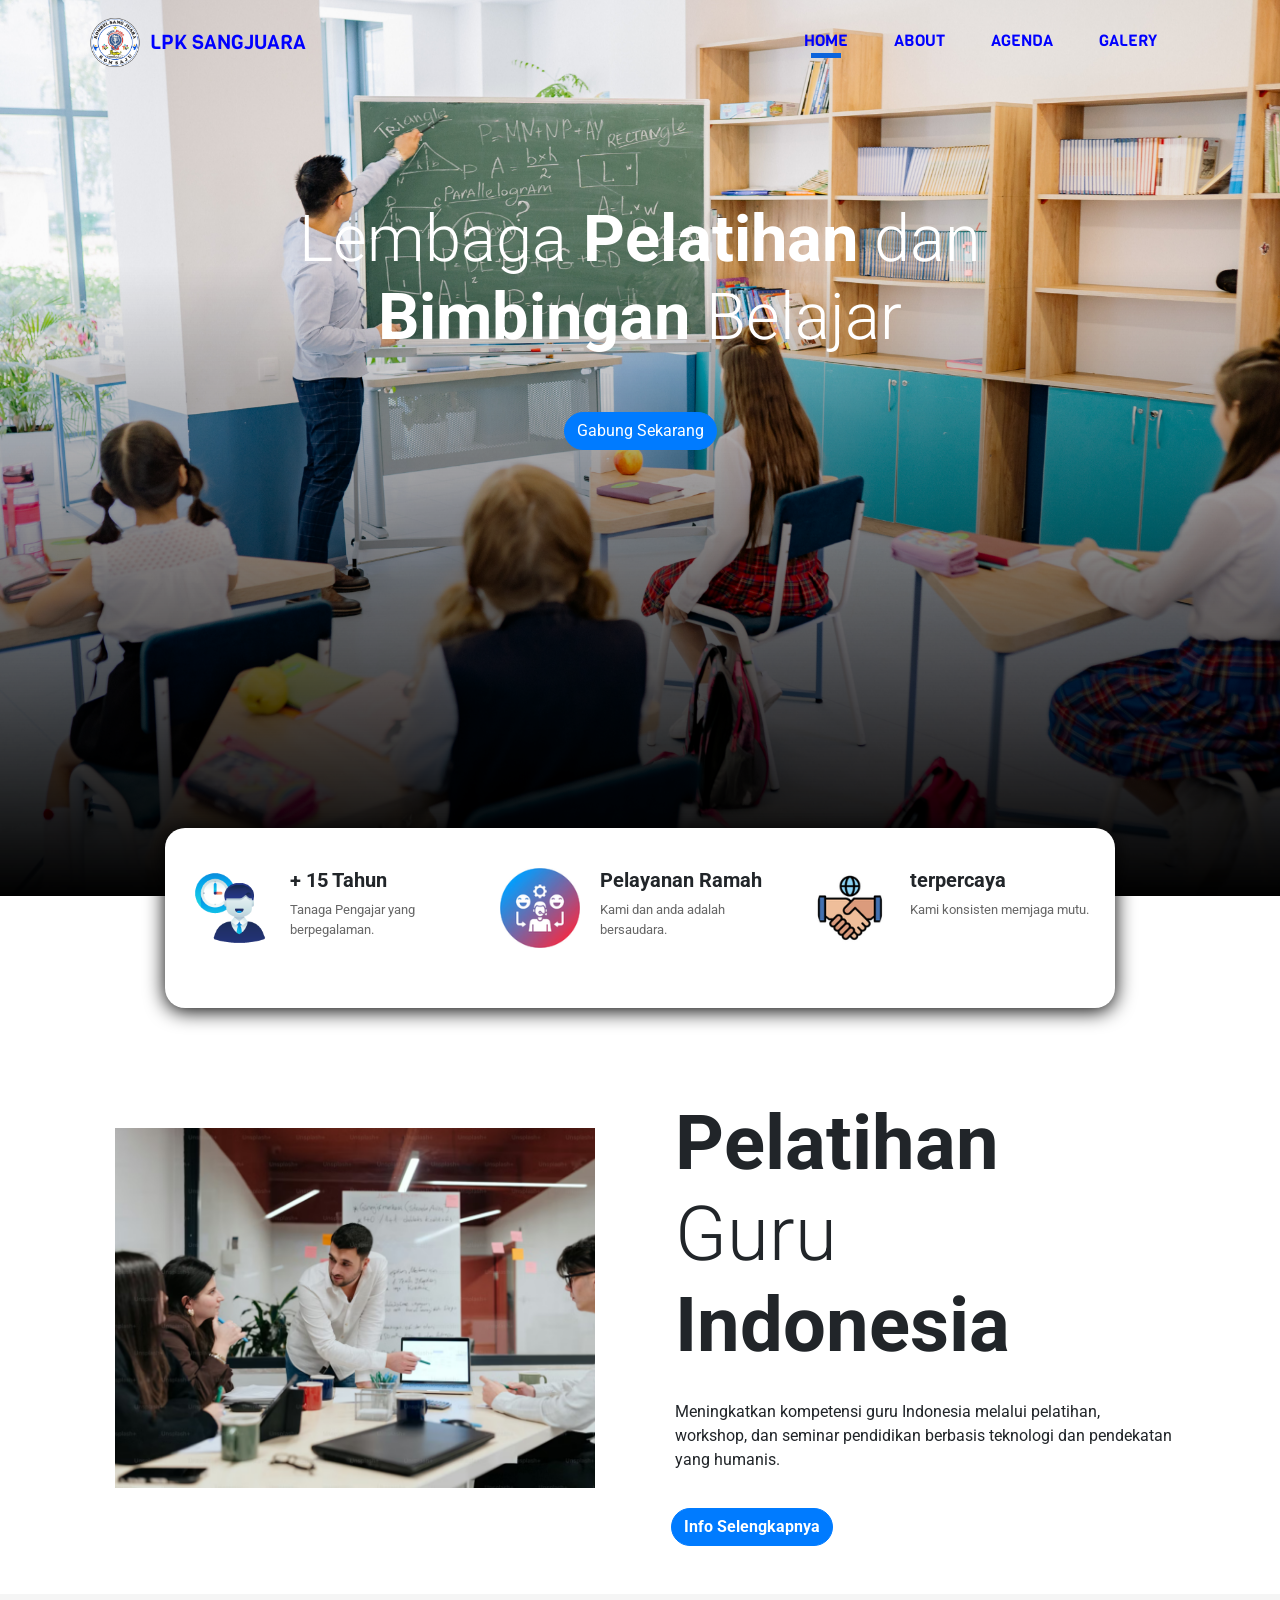
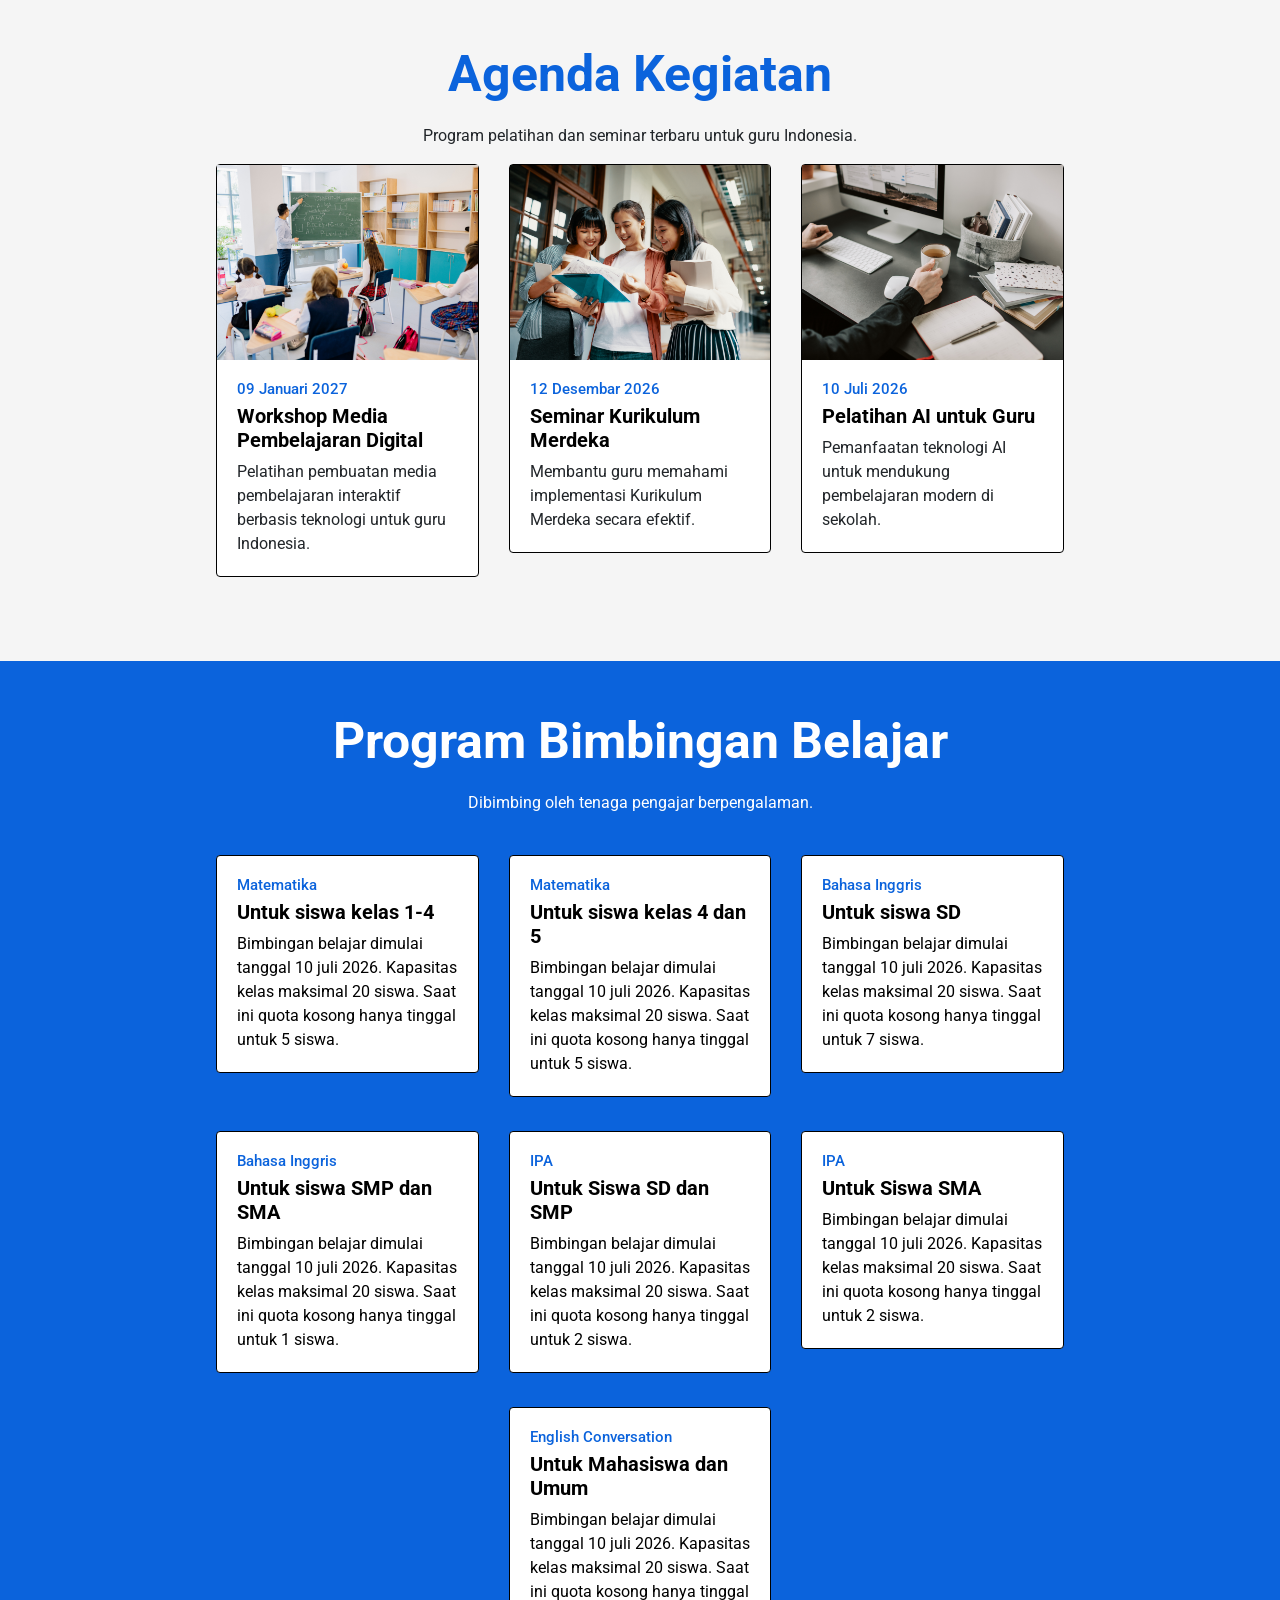
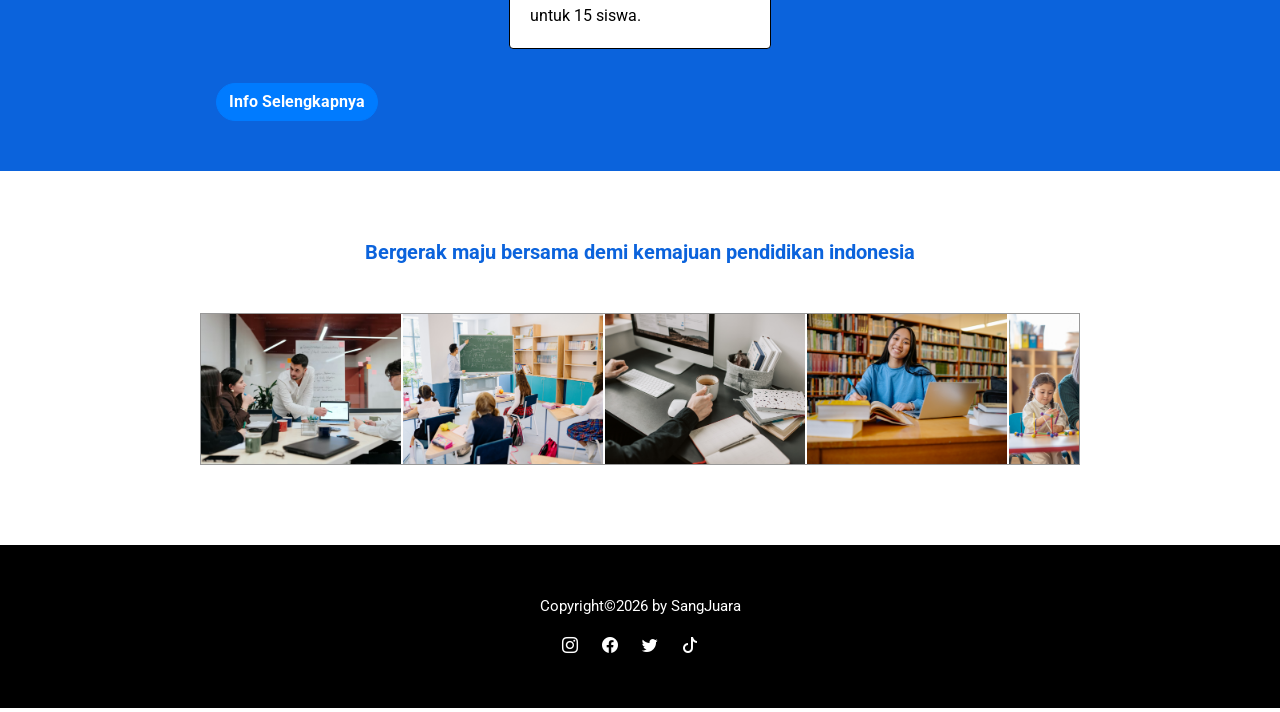
<file: index.html>
<!doctype html>
<html lang="en">
  <head>
    <!-- Required meta tags -->
    <meta charset="utf-8" />
    <meta name="viewport" content="width=device-width, initial-scale=1, shrink-to-fit=no" />

    <!-- Bootstrap CSS -->
    <link rel="stylesheet" href="https://cdn.jsdelivr.net/npm/bootstrap@4.1.3/dist/css/bootstrap.min.css" integrity="sha384-MCw98/SFnGE8fJT3GXwEOngsV7Zt27NXFoaoApmYm81iuXoPkFOJwJ8ERdknLPMO" crossorigin="anonymous" />

    <!-- bootstrap icon -->
    <link rel="stylesheet" href="https://cdn.jsdelivr.net/npm/bootstrap-icons@1.13.1/font/bootstrap-icons.min.css" />
    <link rel="stylesheet" href="style.css" />
    <title>SANG JUARA</title>
  </head>
  <body>
    <!-- navabr -->
    <nav class="navbar sticky-top navbar-expand-lg navbar-light">
      <div class="container">
        <a class="navbar-brand" href="#"
          ><span><img src="img/logo.png" alt="" width="30px" /> </span>LPK SANGJUARA</a
        >
        <button class="navbar-toggler" type="button" data-toggle="collapse" data-target="#navbarNavAltMarkup" aria-controls="navbarNavAltMarkup" aria-expanded="false" aria-label="Toggle navigation">
          <span class="navbar-toggler-icon"></span>
        </button>
        <div class="collapse navbar-collapse" id="navbarNavAltMarkup">
          <div class="navbar-nav ml-auto">
            <a class="nav-item nav-link active" href="index.html">Home</a>
            <a class="nav-item nav-link" href="about.html">About</a>
            <a class="nav-item nav-link" href="agenda.html">Agenda</a>
            <a class="nav-item nav-link" href="galery.html">Galery</a>
          </div>
        </div>
      </div>
    </nav>
    <!-- akhir navbar-->

    <!-- jumbotron -->
    <div class="jumbotron jumbotron-fluid">
      <div class="container text-center">
        <h1 class="display-4">
          Lembaga<span> Pelatihan</span> dan <span> <br />Bimbingan</span> Belajar
        </h1>

        <a href="https://wa.link/5aayj2" class="btn btn-primary tombol mt-3">Gabung Sekarang</a>
      </div>
      <div id="carouselExampleSlidesOnly" class="carousel slide" data-ride="carousel">
        <div class="carousel-inner">
          <div class="carousel-item active">
            <img class="d-block w-100 img-fluid" src="img/11.png" alt="First slide" responsive />
          </div>
          <div class="carousel-item">
            <img class="d-block w-100 img-fluid" src="img/14.png" alt="Second slide" responsive />
          </div>
          <div class="carousel-item">
            <img class="d-block w-100 img-fluid" src="img/15.png" alt="Third slide" responsive />
          </div>
        </div>
      </div>
    </div>
    <!-- akhir jumbotron -->

    <!-- info-panel -->
    <div class="container">
      <div class="row justify-content-center">
        <div class="col-10">
          <div class="row info-panel">
            <div class="col-lg">
              <img src="img/employee.png" alt="" class="float-left" />
              <h2>+ 15 Tahun</h2>
              <p>Tanaga Pengajar yang berpegalaman.</p>
            </div>
            <div class="col-lg">
              <img src="img/fiendly.png" alt="" class="float-left" />
              <h2>Pelayanan Ramah</h2>
              <p>Kami dan anda adalah bersaudara.</p>
            </div>
            <div class="col-lg">
              <img src="img/salam.png" alt="" class="float-left" />
              <h2>terpercaya</h2>
              <p>Kami konsisten memjaga mutu.</p>
            </div>
          </div>
        </div>
      </div>

      <!-- ahir info panel -->

      <!-- working space -->

      <div class="row working-space">
        <div class="col-lg">
          <img src="img/1.png" alt="" class="img-fluid" />
        </div>
        <div class="col-lg">
          <h3><span>Pelatihan</span> Guru <span>Indonesia</span></h3>
          <p>Meningkatkan kompetensi guru Indonesia melalui pelatihan, workshop, dan seminar pendidikan berbasis teknologi dan pendekatan yang humanis.</p>
          <a href="https://wa.link/5aayj2" class="btn btn-primary tombol ml-3">Info Selengkapnya</a>
        </div>
      </div>
    </div>
    <!-- ahir working space -->

    <!-- awal agenda -->
    <div class="container-fluid agenda mt-5">
      <div class="row justify-content-center text-center px-3">
        <div class="col header">
          <h2>Agenda Kegiatan</h2>
          <p>Program pelatihan dan seminar terbaru untuk guru Indonesia.</p>
        </div>
      </div>
      <div class="row justify-content-center px-3">
        <div class="col-lg-4 col-sm-12 mb-4">
          <div class="card">
            <img src="img/kurmer.png" alt="" />
            <div class="card-body">
              <h5 class="card-title">09 Januari 2027</h5>
              <h6 class="card-subtitle mb-2 text-muted">Workshop Media Pembelajaran Digital</h6>
              <p class="card-text">Pelatihan pembuatan media pembelajaran interaktif berbasis teknologi untuk guru Indonesia.</p>
            </div>
          </div>
        </div>
        <div class="col-lg-4 col-sm-10 mb-4">
          <div class="card">
            <img src="img/about.png" alt="" />
            <div class="card-body">
              <h5 class="card-title">12 Desembar 2026</h5>
              <h6 class="card-subtitle mb-2 text-muted">Seminar Kurikulum Merdeka</h6>
              <p class="card-text">Membantu guru memahami implementasi Kurikulum Merdeka secara efektif.</p>
            </div>
          </div>
        </div>
        <div class="col-lg-4 col-sm-12 mb-4">
          <div class="card">
            <img src="img/ai.png" alt="" />
            <div class="card-body">
              <h5 class="card-title">10 Juli 2026</h5>
              <h6 class="card-subtitle mb-2 text-muted">Pelatihan AI untuk Guru</h6>
              <p class="card-text">Pemanfaatan teknologi AI untuk mendukung pembelajaran modern di sekolah.</p>
            </div>
          </div>
        </div>
      </div>
    </div>

    <!-- ahir agenda -->

    <!-- awal bimbel -->
    <div class="container-fluid bimbel">
      <div class="row justify-content-center text-center mb-4 px-3">
        <div class="col header">
          <h2>Program Bimbingan Belajar</h2>
          <p>Dibimbing oleh tenaga pengajar berpengalaman.</p>
        </div>
      </div>
      <div class="row justify-content-center px-3">
        <div class="col-lg-4 col-sm-12 mb-4">
          <div class="card">
            <div class="card-body">
              <h5 class="card-title">Matematika</h5>
              <h6 class="card-subtitle mb-2 text-muted">Untuk siswa kelas 1-4</h6>
              <p class="card-text">Bimbingan belajar dimulai tanggal 10 juli 2026. Kapasitas kelas maksimal 20 siswa. Saat ini quota kosong hanya tinggal untuk 5 siswa.</p>
            </div>
          </div>
        </div>
        <div class="col-lg-4 col-sm-12 mb-4">
          <div class="card">
            <div class="card-body">
              <h5 class="card-title">Matematika</h5>
              <h6 class="card-subtitle mb-2 text-muted">Untuk siswa kelas 4 dan 5</h6>
              <p class="card-text">Bimbingan belajar dimulai tanggal 10 juli 2026. Kapasitas kelas maksimal 20 siswa. Saat ini quota kosong hanya tinggal untuk 5 siswa.</p>
            </div>
          </div>
        </div>
        <div class="col-lg-4 col-sm-10 mb-4">
          <div class="card">
            <div class="card-body">
              <h5 class="card-title">Bahasa Inggris</h5>
              <h6 class="card-subtitle mb-2 text-muted">Untuk siswa SD</h6>
              <p class="card-text">Bimbingan belajar dimulai tanggal 10 juli 2026. Kapasitas kelas maksimal 20 siswa. Saat ini quota kosong hanya tinggal untuk 7 siswa.</p>
            </div>
          </div>
        </div>
        <div class="col-lg-4 col-sm-10 mb-4">
          <div class="card">
            <div class="card-body">
              <h5 class="card-title">Bahasa Inggris</h5>
              <h6 class="card-subtitle mb-2 text-muted">Untuk siswa SMP dan SMA</h6>
              <p class="card-text">Bimbingan belajar dimulai tanggal 10 juli 2026. Kapasitas kelas maksimal 20 siswa. Saat ini quota kosong hanya tinggal untuk 1 siswa.</p>
            </div>
          </div>
        </div>
        <div class="col-lg-4 col-sm-12 mb-4">
          <div class="card">
            <div class="card-body">
              <h5 class="card-title">IPA</h5>
              <h6 class="card-subtitle mb-2 text-muted">Untuk Siswa SD dan SMP</h6>
              <p class="card-text">Bimbingan belajar dimulai tanggal 10 juli 2026. Kapasitas kelas maksimal 20 siswa. Saat ini quota kosong hanya tinggal untuk 2 siswa.</p>
            </div>
          </div>
        </div>
        <div class="col-lg-4 col-sm-12 mb-4">
          <div class="card">
            <div class="card-body">
              <h5 class="card-title">IPA</h5>
              <h6 class="card-subtitle mb-2 text-muted">Untuk Siswa SMA</h6>
              <p class="card-text">Bimbingan belajar dimulai tanggal 10 juli 2026. Kapasitas kelas maksimal 20 siswa. Saat ini quota kosong hanya tinggal untuk 2 siswa.</p>
            </div>
          </div>
        </div>
        <div class="col-lg-4 col-sm-12 mb-4">
          <div class="card">
            <div class="card-body">
              <h5 class="card-title">English Conversation</h5>
              <h6 class="card-subtitle mb-2 text-muted">Untuk Mahasiswa dan Umum</h6>
              <p class="card-text">Bimbingan belajar dimulai tanggal 10 juli 2026. Kapasitas kelas maksimal 20 siswa. Saat ini quota kosong hanya tinggal untuk 15 siswa.</p>
            </div>
          </div>
        </div>
      </div>
      <a href="https://wa.link/5aayj2" class="btn btn-primary tombol ml-3">Info Selengkapnya</a>
    </div>
    <!-- ahir bimbel -->

    <!-- awal running iamge -->
    <div class="container-fluid runningImage">
      <div class="row justify-content-center text-center mt-3 px-4">
        <div class="col header">
          <p>Bergerak maju bersama demi kemajuan pendidikan indonesia</p>
        </div>
      </div>
      <div class="row justify-content-center text-center">
        <div class="col">
          <div class="running-image">
            <div class="track-right">
              <img src="img/10.png" alt="" />
              <img src="img/11.png" alt="" />
              <img src="img/12.png" alt="" />
              <img src="img/13.png" alt="" />
              <img src="img/14.png" alt="" />
              <img src="img/15.png" alt="" />
            </div>
          </div>
        </div>
      </div>
    </div>
    <!-- ahir running image -->

    <div class="container-fluid footer">
      <div class="row justify-content-center text-center">
        <div class="col">
          <p>Copyright©️2026 by SangJuara</p>
        </div>
      </div>
      <div class="row justify-content-center text-center medsos">
        <div class="col">
          <a href=""><i class="bi bi-instagram"></i></a>
          <a href=""><i class="bi bi-facebook"></i></a>
          <a href=""><i class="bi bi-twitter"></i></a>
          <a href=""><i class="bi bi-tiktok"></i></a>
        </div>
      </div>
    </div>

    <script src="https://code.jquery.com/jquery-3.3.1.slim.min.js" integrity="sha384-q8i/X+965DzO0rT7abK41JStQIAqVgRVzpbzo5smXKp4YfRvH+8abtTE1Pi6jizo" crossorigin="anonymous"></script>
    <script src="https://cdn.jsdelivr.net/npm/popper.js@1.14.3/dist/umd/popper.min.js" integrity="sha384-ZMP7rVo3mIykV+2+9J3UJ46jBk0WLaUAdn689aCwoqbBJiSnjAK/l8WvCWPIPm49" crossorigin="anonymous"></script>
    <script src="https://cdn.jsdelivr.net/npm/bootstrap@4.1.3/dist/js/bootstrap.min.js" integrity="sha384-ChfqqxuZUCnJSK3+MXmPNIyE6ZbWh2IMqE241rYiqJxyMiZ6OW/JmZQ5stwEULTy" crossorigin="anonymous"></script>

    <script src="script.js"></script>
  </body>
</html>
</file>
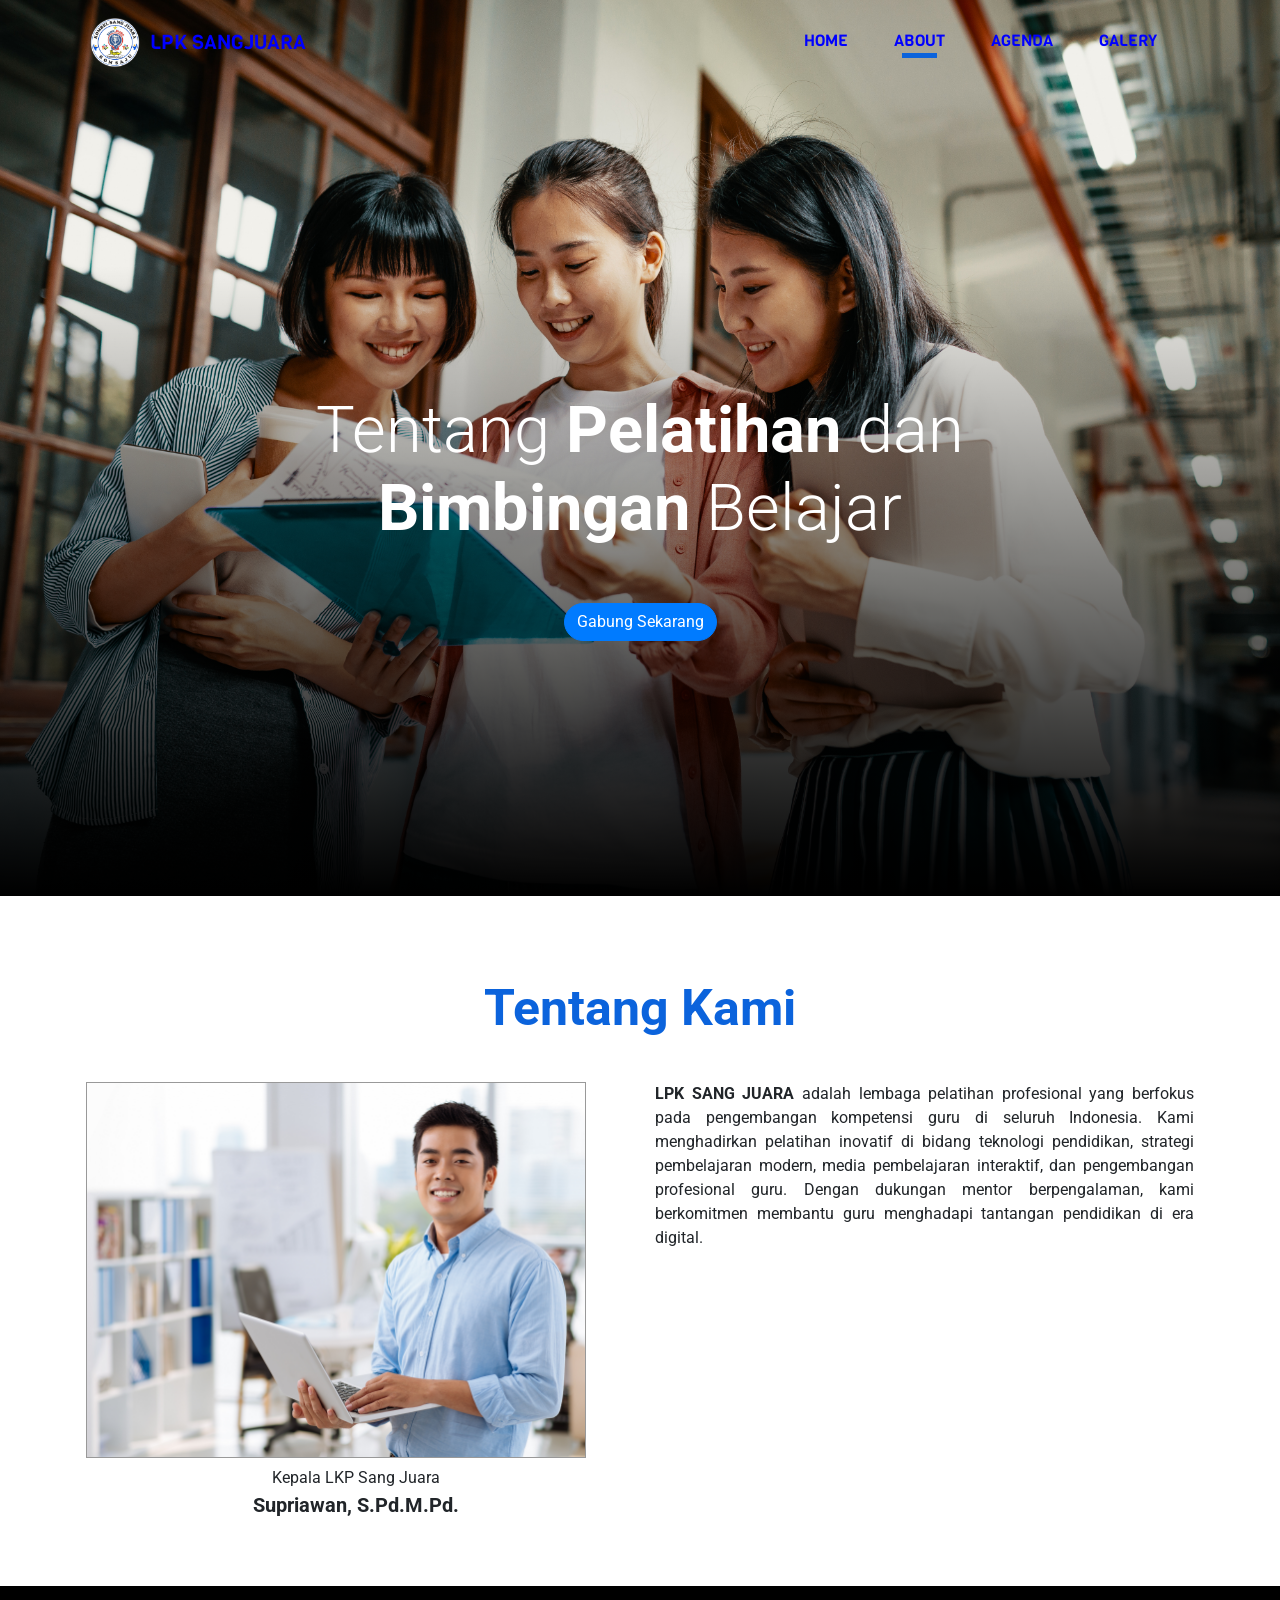
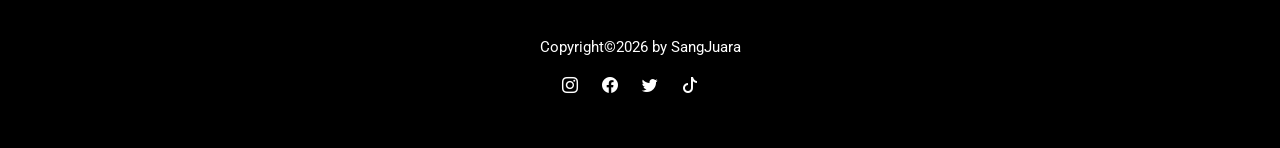
<file: about.html>
<!doctype html>
<html lang="en">
  <head>
    <!-- Required meta tags -->
    <meta charset="utf-8" />
    <meta name="viewport" content="width=device-width, initial-scale=1, shrink-to-fit=no" />

    <!-- Bootstrap CSS -->
    <link rel="stylesheet" href="https://cdn.jsdelivr.net/npm/bootstrap@4.1.3/dist/css/bootstrap.min.css" integrity="sha384-MCw98/SFnGE8fJT3GXwEOngsV7Zt27NXFoaoApmYm81iuXoPkFOJwJ8ERdknLPMO" crossorigin="anonymous" />
    <link rel="stylesheet" href="style.css" />

    <link rel="stylesheet" href="https://cdn.jsdelivr.net/npm/bootstrap-icons@1.13.1/font/bootstrap-icons.min.css" />
    <title>SANG JUARA</title>
  </head>
  <body>
    <!-- navabr -->
    <nav class="navbar sticky-top navbar-expand-lg navbar-light">
      <div class="container">
        <a class="navbar-brand" href="#"
          ><span><img src="img/logo.png" alt="" width="30px" /> </span> LPK SANGJUARA</a
        >
        <button class="navbar-toggler" type="button" data-toggle="collapse" data-target="#navbarNavAltMarkup" aria-controls="navbarNavAltMarkup" aria-expanded="false" aria-label="Toggle navigation">
          <span class="navbar-toggler-icon"></span>
        </button>
        <div class="collapse navbar-collapse" id="navbarNavAltMarkup">
          <div class="navbar-nav ml-auto">
            <a class="nav-item nav-link" href="index.html">Home</a>
            <a class="nav-item nav-link" href="about.html">About</a>
            <a class="nav-item nav-link" href="agenda.html">Agenda</a>
            <a class="nav-item nav-link" href="galery.html">Galery</a>
          </div>
        </div>
      </div>
    </nav>
    <!-- akhir navbar -->

    <!-- jumbotron -->
    <div class="jumbotron jumbotron-fluid jumbotron-about">
      <div class="container text-center">
        <h1 class="display-4">
          Tentang<span> Pelatihan</span> dan <span> <br />Bimbingan</span> Belajar
        </h1>

        <a href="" class="btn btn-primary tombol mt-3">Gabung Sekarang</a>
      </div>
    </div>
    <!-- akhir jumbotron -->

    <div class="container about">
      <div class="row text-center justify-content-center">
        <div class="col-lg-10 col-sm-10 header text-center mb-4">
          <h2>Tentang Kami</h2>
        </div>
      </div>
      <div class="row px-3 content justify-content-center">
        <div class="col">
          <img src="img/manager.png" alt="" />
          <p class="mt-2 text-center">Kepala LKP Sang Juara <br /><span style="font-weight: bold; font-size: 20px">Supriawan, S.Pd.M.Pd.</span></p>
        </div>
        <div class="col">
          <p style="text-align: justify">
            <span style="font-weight: bold; text-align: center">LPK SANG JUARA</span> adalah lembaga pelatihan profesional yang berfokus pada pengembangan kompetensi guru di seluruh Indonesia. Kami menghadirkan pelatihan inovatif di bidang
            teknologi pendidikan, strategi pembelajaran modern, media pembelajaran interaktif, dan pengembangan profesional guru. Dengan dukungan mentor berpengalaman, kami berkomitmen membantu guru menghadapi tantangan pendidikan di era
            digital.
          </p>
        </div>
      </div>
    </div>

    <div class="container-fluid footer">
      <div class="row justify-content-center text-center">
        <div class="col">
          <p>Copyright©️2026 by SangJuara</p>
        </div>
      </div>
      <div class="row justify-content-center text-center medsos">
        <div class="col">
          <a href=""><i class="bi bi-instagram"></i></a>
          <a href=""><i class="bi bi-facebook"></i></a>
          <a href=""><i class="bi bi-twitter"></i></a>
          <a href=""><i class="bi bi-tiktok"></i></a>
        </div>
      </div>
    </div>

    <script src="https://code.jquery.com/jquery-3.3.1.slim.min.js" integrity="sha384-q8i/X+965DzO0rT7abK41JStQIAqVgRVzpbzo5smXKp4YfRvH+8abtTE1Pi6jizo" crossorigin="anonymous"></script>
    <script src="https://cdn.jsdelivr.net/npm/popper.js@1.14.3/dist/umd/popper.min.js" integrity="sha384-ZMP7rVo3mIykV+2+9J3UJ46jBk0WLaUAdn689aCwoqbBJiSnjAK/l8WvCWPIPm49" crossorigin="anonymous"></script>
    <script src="https://cdn.jsdelivr.net/npm/bootstrap@4.1.3/dist/js/bootstrap.min.js" integrity="sha384-ChfqqxuZUCnJSK3+MXmPNIyE6ZbWh2IMqE241rYiqJxyMiZ6OW/JmZQ5stwEULTy" crossorigin="anonymous"></script>

    <script src="script.js"></script>
  </body>
</html>
</file>
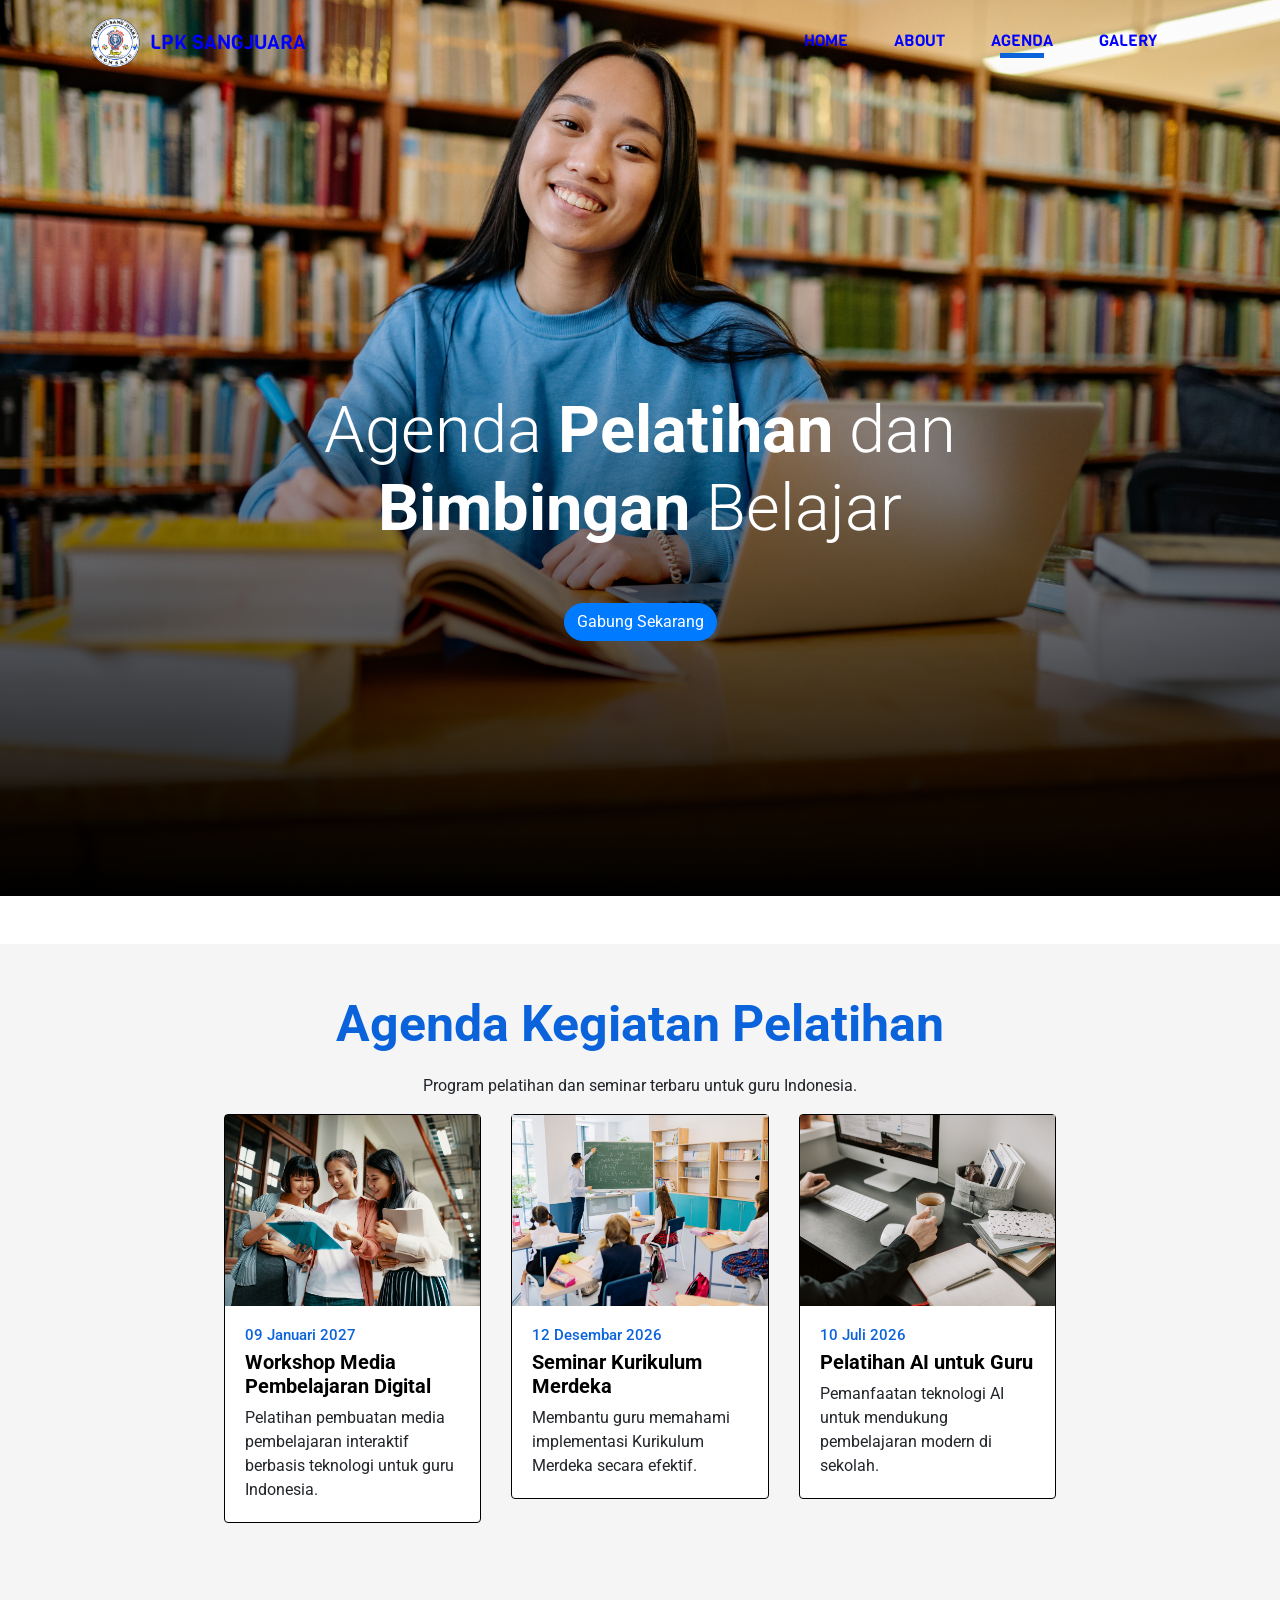
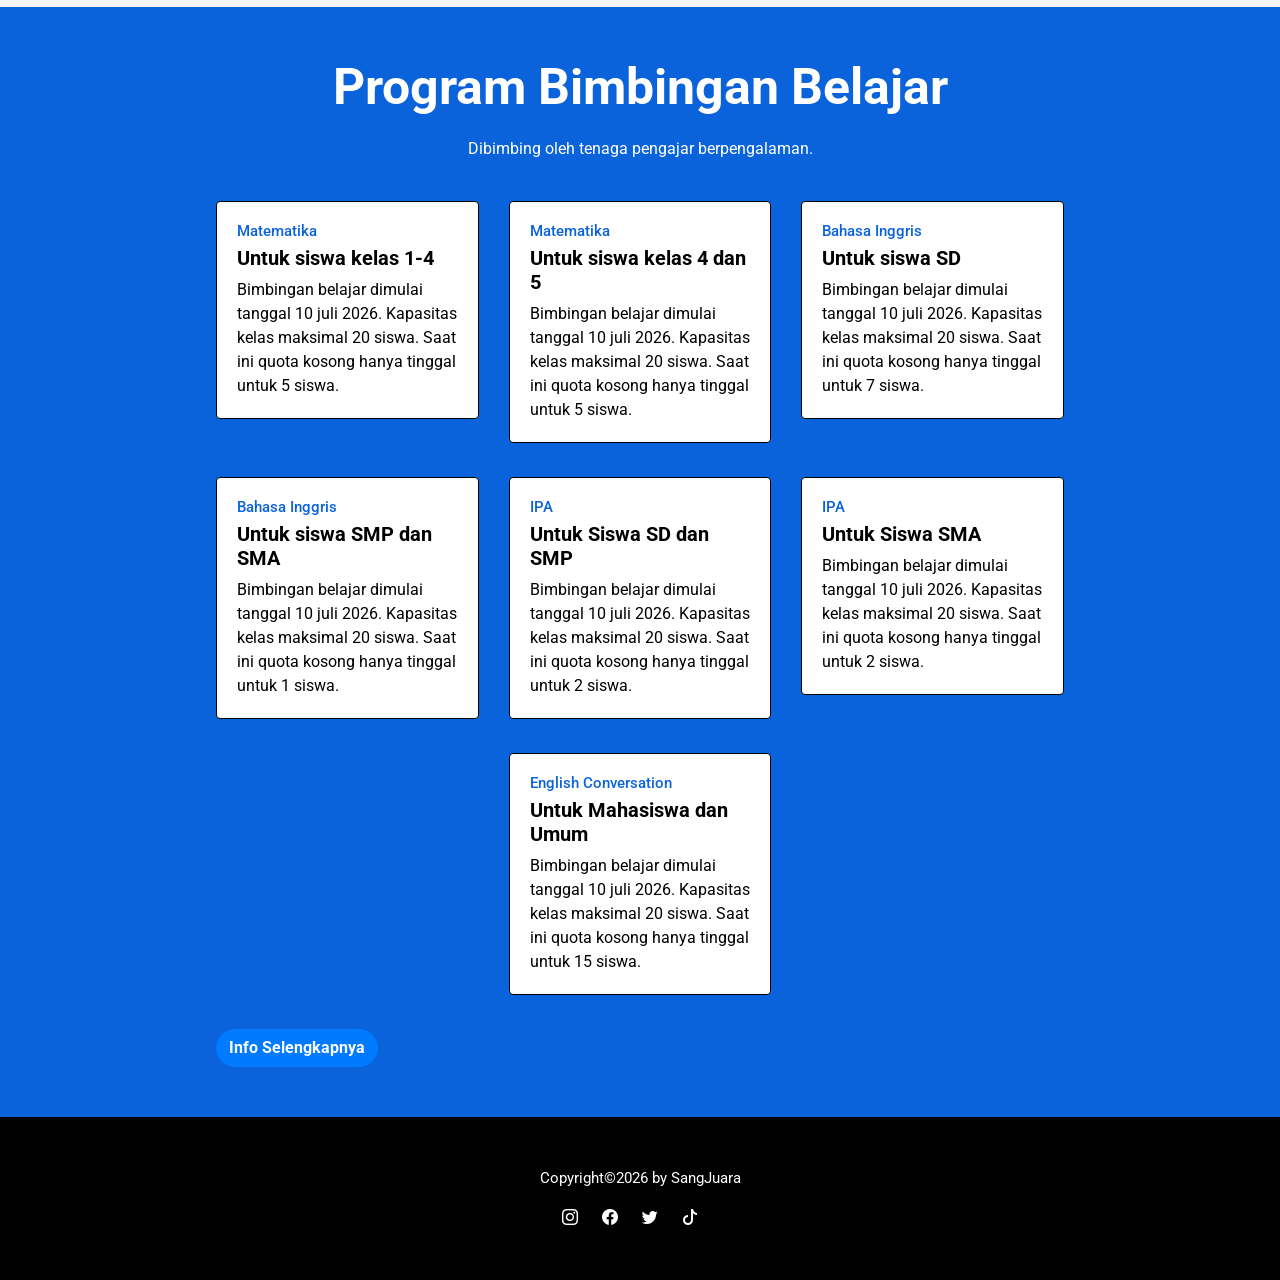
<file: agenda.html>
<!doctype html>
<html lang="en">
  <head>
    <!-- Required meta tags -->
    <meta charset="utf-8" />
    <meta name="viewport" content="width=device-width, initial-scale=1, shrink-to-fit=no" />

    <!-- Bootstrap CSS -->
    <link rel="stylesheet" href="https://cdn.jsdelivr.net/npm/bootstrap@4.1.3/dist/css/bootstrap.min.css" integrity="sha384-MCw98/SFnGE8fJT3GXwEOngsV7Zt27NXFoaoApmYm81iuXoPkFOJwJ8ERdknLPMO" crossorigin="anonymous" />
    <link rel="stylesheet" href="style.css" />

    <link rel="stylesheet" href="https://cdn.jsdelivr.net/npm/bootstrap-icons@1.13.1/font/bootstrap-icons.min.css" />
    <title>SANG JUARA</title>
  </head>
  <body>
    <!-- navabr -->
    <nav class="navbar sticky-top navbar-expand-lg navbar-light">
      <div class="container">
        <a class="navbar-brand" href="#"
          ><span><img src="img/logo.png" alt="" width="30px" /> </span> LPK SANGJUARA</a
        >
        <button class="navbar-toggler" type="button" data-toggle="collapse" data-target="#navbarNavAltMarkup" aria-controls="navbarNavAltMarkup" aria-expanded="false" aria-label="Toggle navigation">
          <span class="navbar-toggler-icon"></span>
        </button>
        <div class="collapse navbar-collapse" id="navbarNavAltMarkup">
          <div class="navbar-nav ml-auto">
            <a class="nav-item nav-link" href="index.html">Home</a>
            <a class="nav-item nav-link" href="about.html">About</a>
            <a class="nav-item nav-link" href="agenda.html">Agenda</a>
            <a class="nav-item nav-link" href="galery.html">Galery</a>
          </div>
        </div>
      </div>
    </nav>
    <!-- akhir navbar -->

    <!-- jumbotron -->
    <div class="jumbotron jumbotron-fluid jumbotron-agenda">
      <div class="container text-center">
        <h1 class="display-4">
          Agenda<span> Pelatihan</span> dan <span> <br />Bimbingan</span> Belajar
        </h1>

        <a href="https://wa.link/5aayj2" class="btn btn-primary tombol mt-3">Gabung Sekarang</a>
      </div>
    </div>
    <!-- akhir jumbotron -->

    <!-- agenda -->
    <div class="container-fluid agenda mt-5">
      <div class="row justify-content-center text-center px-4">
        <div class="col header">
          <h2>Agenda Kegiatan Pelatihan</h2>
          <p>Program pelatihan dan seminar terbaru untuk guru Indonesia.</p>
        </div>
      </div>
      <div class="row justify-content-center px-4">
        <div class="col-lg-4 col-sm-12 mb-4">
          <div class="card">
            <img src="img/about.png" alt="" />
            <div class="card-body">
              <h5 class="card-title">09 Januari 2027</h5>
              <h6 class="card-subtitle mb-2 text-muted">Workshop Media Pembelajaran Digital</h6>
              <p class="card-text">Pelatihan pembuatan media pembelajaran interaktif berbasis teknologi untuk guru Indonesia.</p>
            </div>
          </div>
        </div>
        <div class="col-lg-4 col-sm-10 mb-4">
          <div class="card">
            <img src="img/kurmer.png" alt="" />
            <div class="card-body">
              <h5 class="card-title">12 Desembar 2026</h5>
              <h6 class="card-subtitle mb-2 text-muted">Seminar Kurikulum Merdeka</h6>
              <p class="card-text">Membantu guru memahami implementasi Kurikulum Merdeka secara efektif.</p>
            </div>
          </div>
        </div>
        <div class="col-lg-4 col-sm-12 mb-4">
          <div class="card">
            <img src="img/ai.png" alt="" />
            <div class="card-body">
              <h5 class="card-title">10 Juli 2026</h5>
              <h6 class="card-subtitle mb-2 text-muted">Pelatihan AI untuk Guru</h6>
              <p class="card-text">Pemanfaatan teknologi AI untuk mendukung pembelajaran modern di sekolah.</p>
            </div>
          </div>
        </div>
      </div>
    </div>
    <!-- ahir agenda -->
    <!-- bimbel -->
    <div class="container-fluid bimbel">
      <div class="row justify-content-center text-center mb-4 px-3">
        <div class="col header">
          <h2>Program Bimbingan Belajar</h2>
          <p>Dibimbing oleh tenaga pengajar berpengalaman.</p>
        </div>
      </div>
      <div class="row justify-content-center px-3">
        <div class="col-lg-4 col-sm-12 mb-4">
          <div class="card">
            <div class="card-body">
              <h5 class="card-title">Matematika</h5>
              <h6 class="card-subtitle mb-2 text-muted">Untuk siswa kelas 1-4</h6>
              <p class="card-text">Bimbingan belajar dimulai tanggal 10 juli 2026. Kapasitas kelas maksimal 20 siswa. Saat ini quota kosong hanya tinggal untuk 5 siswa.</p>
            </div>
          </div>
        </div>
        <div class="col-lg-4 col-sm-12 mb-4">
          <div class="card">
            <div class="card-body">
              <h5 class="card-title">Matematika</h5>
              <h6 class="card-subtitle mb-2 text-muted">Untuk siswa kelas 4 dan 5</h6>
              <p class="card-text">Bimbingan belajar dimulai tanggal 10 juli 2026. Kapasitas kelas maksimal 20 siswa. Saat ini quota kosong hanya tinggal untuk 5 siswa.</p>
            </div>
          </div>
        </div>
        <div class="col-lg-4 col-sm-10 mb-4">
          <div class="card">
            <div class="card-body">
              <h5 class="card-title">Bahasa Inggris</h5>
              <h6 class="card-subtitle mb-2 text-muted">Untuk siswa SD</h6>
              <p class="card-text">Bimbingan belajar dimulai tanggal 10 juli 2026. Kapasitas kelas maksimal 20 siswa. Saat ini quota kosong hanya tinggal untuk 7 siswa.</p>
            </div>
          </div>
        </div>
        <div class="col-lg-4 col-sm-10 mb-4">
          <div class="card">
            <div class="card-body">
              <h5 class="card-title">Bahasa Inggris</h5>
              <h6 class="card-subtitle mb-2 text-muted">Untuk siswa SMP dan SMA</h6>
              <p class="card-text">Bimbingan belajar dimulai tanggal 10 juli 2026. Kapasitas kelas maksimal 20 siswa. Saat ini quota kosong hanya tinggal untuk 1 siswa.</p>
            </div>
          </div>
        </div>
        <div class="col-lg-4 col-sm-12 mb-4">
          <div class="card">
            <div class="card-body">
              <h5 class="card-title">IPA</h5>
              <h6 class="card-subtitle mb-2 text-muted">Untuk Siswa SD dan SMP</h6>
              <p class="card-text">Bimbingan belajar dimulai tanggal 10 juli 2026. Kapasitas kelas maksimal 20 siswa. Saat ini quota kosong hanya tinggal untuk 2 siswa.</p>
            </div>
          </div>
        </div>
        <div class="col-lg-4 col-sm-12 mb-4">
          <div class="card">
            <div class="card-body">
              <h5 class="card-title">IPA</h5>
              <h6 class="card-subtitle mb-2 text-muted">Untuk Siswa SMA</h6>
              <p class="card-text">Bimbingan belajar dimulai tanggal 10 juli 2026. Kapasitas kelas maksimal 20 siswa. Saat ini quota kosong hanya tinggal untuk 2 siswa.</p>
            </div>
          </div>
        </div>
        <div class="col-lg-4 col-sm-12 mb-4">
          <div class="card">
            <div class="card-body">
              <h5 class="card-title">English Conversation</h5>
              <h6 class="card-subtitle mb-2 text-muted">Untuk Mahasiswa dan Umum</h6>
              <p class="card-text">Bimbingan belajar dimulai tanggal 10 juli 2026. Kapasitas kelas maksimal 20 siswa. Saat ini quota kosong hanya tinggal untuk 15 siswa.</p>
            </div>
          </div>
        </div>
      </div>
      <a href="https://wa.link/5aayj2" class="btn btn-primary tombol ml-3">Info Selengkapnya</a>
    </div>
    <!-- ahir bimbel -->

    <!-- footer -->
    <div class="container-fluid footer">
      <div class="row justify-content-center text-center">
        <div class="col">
          <p>Copyright©️2026 by SangJuara</p>
        </div>
      </div>
      <div class="row justify-content-center text-center medsos">
        <div class="col">
          <a href=""><i class="bi bi-instagram"></i></a>
          <a href=""><i class="bi bi-facebook"></i></a>
          <a href=""><i class="bi bi-twitter"></i></a>
          <a href=""><i class="bi bi-tiktok"></i></a>
        </div>
      </div>
    </div>

    <script src="https://code.jquery.com/jquery-3.3.1.slim.min.js" integrity="sha384-q8i/X+965DzO0rT7abK41JStQIAqVgRVzpbzo5smXKp4YfRvH+8abtTE1Pi6jizo" crossorigin="anonymous"></script>
    <script src="https://cdn.jsdelivr.net/npm/popper.js@1.14.3/dist/umd/popper.min.js" integrity="sha384-ZMP7rVo3mIykV+2+9J3UJ46jBk0WLaUAdn689aCwoqbBJiSnjAK/l8WvCWPIPm49" crossorigin="anonymous"></script>
    <script src="https://cdn.jsdelivr.net/npm/bootstrap@4.1.3/dist/js/bootstrap.min.js" integrity="sha384-ChfqqxuZUCnJSK3+MXmPNIyE6ZbWh2IMqE241rYiqJxyMiZ6OW/JmZQ5stwEULTy" crossorigin="anonymous"></script>

    <script src="script.js"></script>
  </body>
</html>
</file>
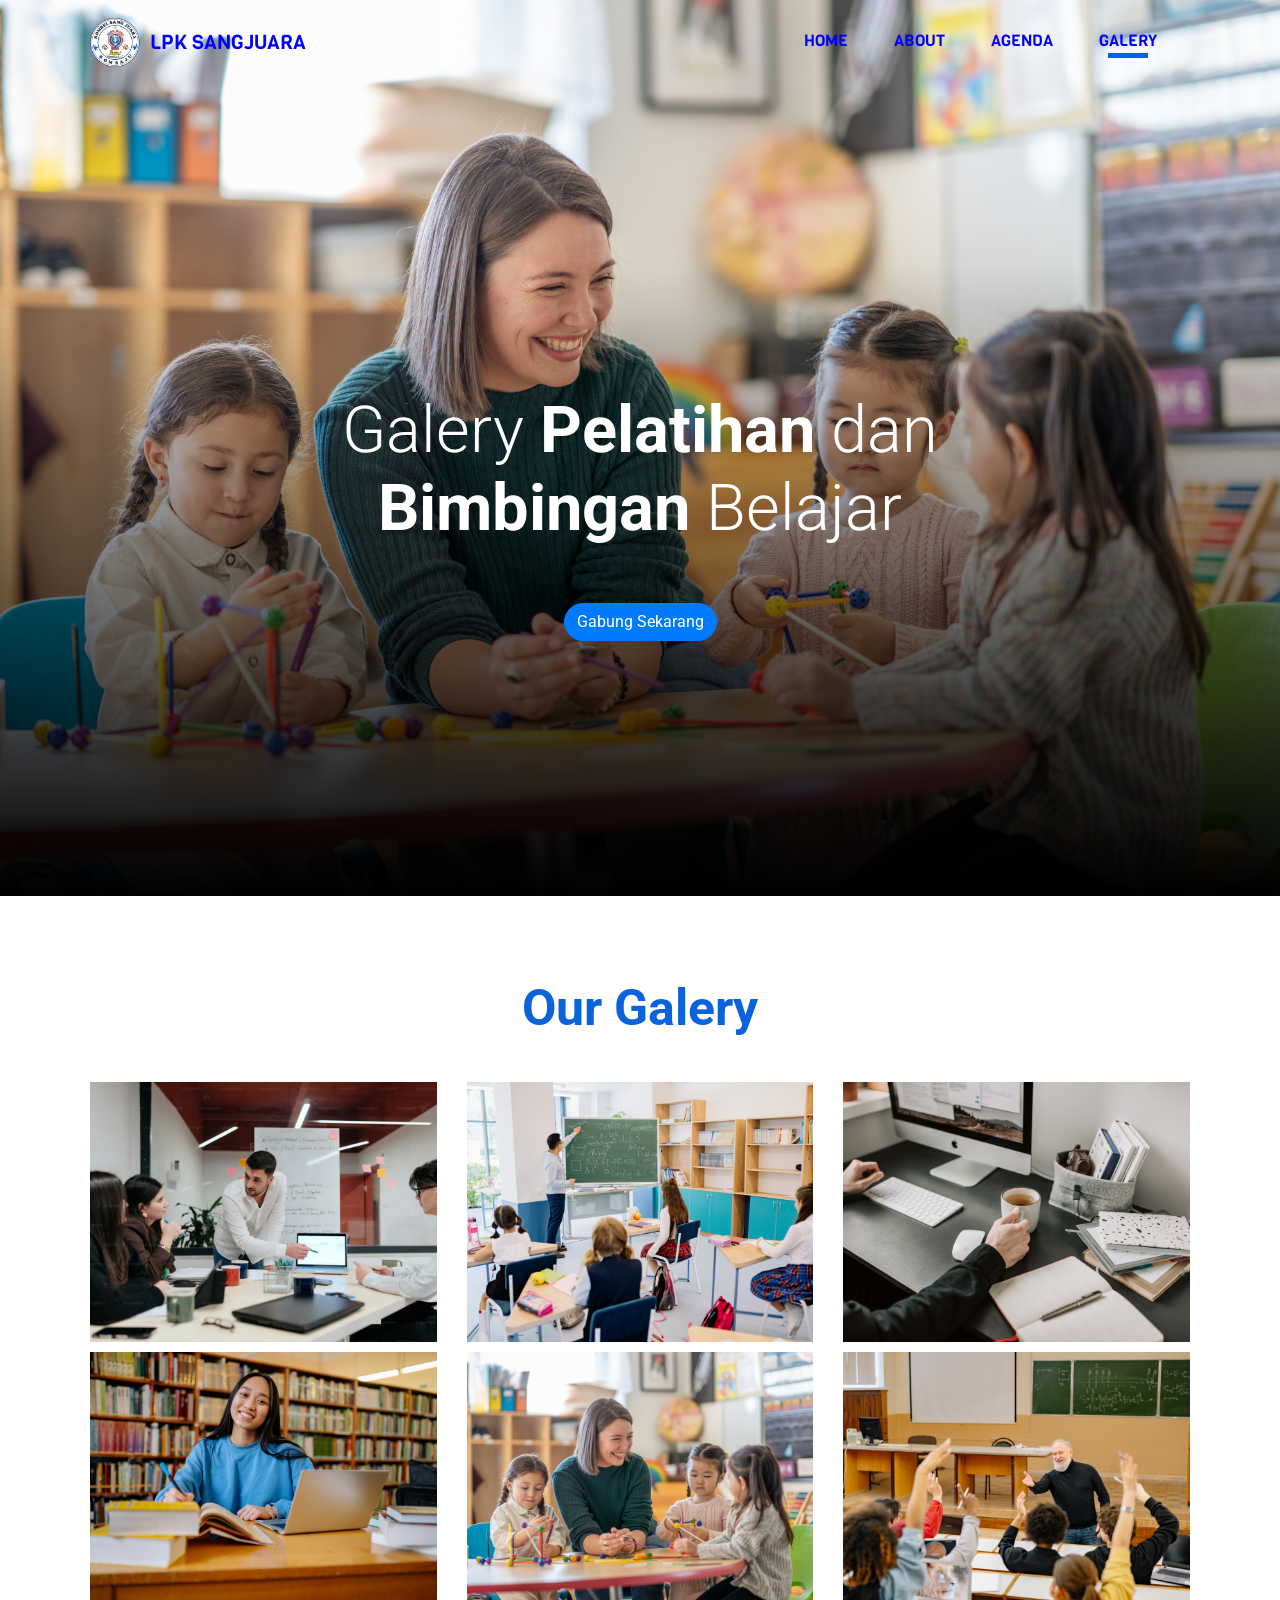
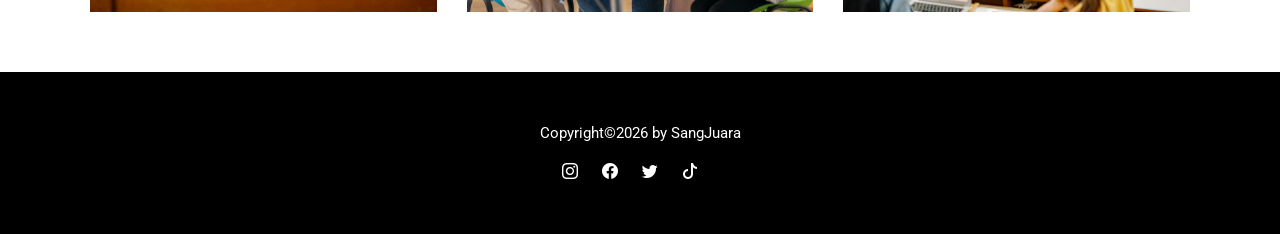
<file: galery.html>
<!doctype html>
<html lang="en">
  <head>
    <!-- Required meta tags -->
    <meta charset="utf-8" />
    <meta name="viewport" content="width=device-width, initial-scale=1, shrink-to-fit=no" />

    <!-- Bootstrap CSS -->
    <link rel="stylesheet" href="https://cdn.jsdelivr.net/npm/bootstrap@4.1.3/dist/css/bootstrap.min.css" integrity="sha384-MCw98/SFnGE8fJT3GXwEOngsV7Zt27NXFoaoApmYm81iuXoPkFOJwJ8ERdknLPMO" crossorigin="anonymous" />
    <link rel="stylesheet" href="style.css" />

    <link rel="stylesheet" href="https://cdn.jsdelivr.net/npm/bootstrap-icons@1.13.1/font/bootstrap-icons.min.css" />
    <title>LPK SANGJUARA</title>
  </head>
  <body>
    <!-- navabr -->
    <nav class="navbar sticky-top navbar-expand-lg navbar-light">
      <div class="container">
        <a class="navbar-brand" href="#"
          ><span><img src="img/logo.png" alt="" width="30px" /> </span> LPK SANGJUARA</a
        >
        <button class="navbar-toggler" type="button" data-toggle="collapse" data-target="#navbarNavAltMarkup" aria-controls="navbarNavAltMarkup" aria-expanded="false" aria-label="Toggle navigation">
          <span class="navbar-toggler-icon"></span>
        </button>
        <div class="collapse navbar-collapse" id="navbarNavAltMarkup">
          <div class="navbar-nav ml-auto">
            <a class="nav-item nav-link" href="index.html">Home</a>
            <a class="nav-item nav-link" href="about.html">About</a>
            <a class="nav-item nav-link" href="agenda.html">Agenda</a>
            <a class="nav-item nav-link" href="galery.html">Galery</a>
          </div>
        </div>
      </div>
    </nav>
    <!-- akhir navbar -->

    <!-- jumbotron -->
    <div class="jumbotron jumbotron-fluid jumbotron-galery">
      <div class="container text-center">
        <h1 class="display-4">
          Galery<span> Pelatihan</span> dan <span> <br />Bimbingan</span> Belajar
        </h1>

        <a href="https://wa.link/5aayj2" class="btn btn-primary tombol mt-3">Gabung Sekarang</a>
      </div>
    </div>
    <!-- akhir jumbotron -->

    <!-- awal galery -->

    <div class="container galery">
      <div class="row">
        <div class="col header text-center mb-4">
          <h2>Our Galery</h2>
        </div>
      </div>
      <div class="row justify-content-center text-center">
        <div class="col-12 col-lg-4">
          <img src="img/10.png" alt="" class="img-fluid" />
        </div>

        <div class="col-12 col-lg-4">
          <img src="img/11.png" alt="" class="img-fluid" />
        </div>

        <div class="col-12 col-lg-4">
          <img src="img/12.png" alt="" class="img-fluid" />
        </div>

        <div class="col-12 col-lg-4">
          <img src="img/13.png" alt="" class="img-fluid" />
        </div>

        <div class="col-12 col-lg-4">
          <img src="img/14.png" alt="" class="img-fluid" />
        </div>

        <div class="col-12 col-lg-4">
          <img src="img/15.png" alt="" class="img-fluid" />
        </div>
      </div>
    </div>
    <!-- ahir galery -->

    <!-- awal footer -->

    <div class="container-fluid footer">
      <div class="row justify-content-center text-center">
        <div class="col">
          <p>Copyright©️2026 by SangJuara</p>
        </div>
      </div>
      <div class="row justify-content-center text-center medsos">
        <div class="col">
          <a href=""><i class="bi bi-instagram"></i></a>
          <a href=""><i class="bi bi-facebook"></i></a>
          <a href=""><i class="bi bi-twitter"></i></a>
          <a href=""><i class="bi bi-tiktok"></i></a>
        </div>
      </div>
    </div>

    <script src="https://code.jquery.com/jquery-3.3.1.slim.min.js" integrity="sha384-q8i/X+965DzO0rT7abK41JStQIAqVgRVzpbzo5smXKp4YfRvH+8abtTE1Pi6jizo" crossorigin="anonymous"></script>
    <script src="https://cdn.jsdelivr.net/npm/popper.js@1.14.3/dist/umd/popper.min.js" integrity="sha384-ZMP7rVo3mIykV+2+9J3UJ46jBk0WLaUAdn689aCwoqbBJiSnjAK/l8WvCWPIPm49" crossorigin="anonymous"></script>
    <script src="https://cdn.jsdelivr.net/npm/bootstrap@4.1.3/dist/js/bootstrap.min.js" integrity="sha384-ChfqqxuZUCnJSK3+MXmPNIyE6ZbWh2IMqE241rYiqJxyMiZ6OW/JmZQ5stwEULTy" crossorigin="anonymous"></script>

    <script src="script.js"></script>
  </body>
</html>
</file>
<file: style.css>
@import url("https://fonts.googleapis.com/css2?family=Nunito:ital,wght@0,200..1000;1,200..1000&family=Poppins:ital,wght@0,100;0,200;0,300;0,400;0,500;0,600;0,700;0,800;0,900;1,100;1,200;1,300;1,400;1,500;1,600;1,700;1,800;1,900&family=Quicksand:wght@300..700&family=Roboto:ital,wght@0,100;0,300;0,400;0,500;0,700;0,900;1,100;1,300;1,400;1,500;1,700;1,900&family=Space+Grotesk:wght@300..700&family=Ubuntu+Condensed&family=Ubuntu+Mono:ital,wght@0,400;0,700;1,400;1,700&family=Ubuntu:ital,wght@0,300;0,400;0,500;0,700;1,300;1,400;1,500;1,700&family=Viga&display=swap");

.navbar {
  font-family: "Viga", sans-serif;
  /* position: relative; */
  background-color: aliceblue;
  z-index: 10;
}

.navbar.sticky {
  background-color: blue;
}

.nav-link.white,
.navbar-brand.white,
.navbar-toggler-icon.white {
  color: white !important;
}

.navbar-toggler-icon.white {
  background-color: #f5f5f5 !important;
}

.navbar-brand span img {
  width: 50px;
}

.navbar .navbar-brand {
  font-size: 20px;
  font-weight: 500;
  color: black;
  position: relative;
  z-index: 1;
}

.container {
  position: relative;
  z-index: 1;
}

.container .display-4 {
  font-size: 35px;
  color: white;
  text-align: center;
  margin-top: 90px;
  padding: 0 25px;
}
.container .display-4 span {
  font-weight: 700;
}

/* jumbotron */

.jumbotron {
  height: 70vh;
  position: relative;
}

.jumbotron .carousel {
  position: absolute;
  inset: 0;
  background-position: center;
  background-size: cover;
}
.jumbotron .carousel img {
  width: 100%;
  height: 70vh;
  object-fit: cover;
}
.jumbotron-about {
  background-image: url(img/about.png);
  background-size: cover;
  background-position: center;
  box-sizing: border-box;
  background-size: cover;
  height: 640px;
  position: relative;
  display: flex;
  align-items: center;
}
.jumbotron-agenda {
  background-image: url(img/13.png);
  background-size: cover;
  background-position: center;
  box-sizing: border-box;
  background-size: cover;
  height: 640px;
  position: relative;
  display: flex;
  align-items: center;
}
.jumbotron-galery {
  background-image: url(img/14.png);
  background-size: cover;
  background-position: center;
  box-sizing: border-box;
  background-size: cover;
  height: 640px;
  position: relative;
  display: flex;
  align-items: center;
}

.jumbotron::after {
  content: "";
  background-image: linear-gradient(to top, rgba(0, 0, 0, 1), rgba(0, 0, 0, 0));
  bottom: 0;
  position: absolute;
  display: block;
  height: 70%;
  width: 100%;
}

.info-panel {
  box-shadow: 0 3px 20px rgba(0, 0, 0, 1.6);
  margin-top: -100px;
  background-color: white;
  border-radius: 20px;
  padding: 40px 10px;
  margin-bottom: 20px;
}

.info-panel img {
  width: 80px;
  height: 80px;
  margin-right: 20px;
  margin-bottom: 20px;
}

.info-panel h2 {
  font-size: 20px;
  font-weight: bold;
}

.info-panel p {
  color: #666;
  font-size: small;
}
.working-space {
  margin-top: 50px;
}
.working-space img {
  padding: 30px 30px;
}

.working-space h3 {
  font-size: 45px;
  font-weight: 300;
  padding: 0 20px;
  text-align: start;
}
.working-space span {
  font-weight: 700;
}

.working-space p {
  padding: 20px;
}

.working-space .tombol {
  font-size: 16px;
  font-weight: bold;
}

/* agenda */
.agenda {
  background-color: #f5f5f5;
  padding: 50px 0;
  overflow-x: hidden;
}

.header h2 {
  font-size: 30px;
  font-weight: bold;
  color: #0b63dc;
}

.card {
  border: 1px solid grey;
  margin-bottom: 10px;
}

.card-title {
  font-size: 15px !important;
  color: #0b63dc;
}

.card-subtitle {
  font-size: 20px;
  font-weight: bold;
  color: black !important;
}

/* bimbel */

.bimbel {
  background-color: #0b63dc;
  color: white;
  padding: 50px 0;
  overflow-x: hidden;
}

.bimbel .header h2 {
  color: white;
}

.bimbel .card {
  color: black;
}

.bimbel .tombol {
  font-size: 16px;
  font-weight: bold;
  justify-content: left !important;
}

/* running image */

.runningImage .header p {
  font-size: 20px;
  font-weight: bold;
  color: #0b63dc;
}

.running-image {
  width: 100%;
  overflow: hidden;
  margin: 30px auto;
  border: 1px #999 solid;
}

.track-right,
.track-left {
  display: flex;
}

.track-right img,
.track-left img {
  height: 150px;
  margin-right: 2px;
}

@keyframes run-right {
  from {
    transform: translateX(var(--move));
  }
  to {
    transform: translateX(0);
  }
}

/* galery */

.galery {
  padding: 50px 20px;
  overflow-x: hidden;
}

.galery img {
  width: 100%;
  margin-bottom: 10px;
}

/* about */

.about {
  padding: 50px 0;
  overflow-x: hidden;
}

.about img {
  width: 300px;
}

/* footer */

.footer {
  background-color: black;
  color: white;
  padding: 50px 0;
  overflow-x: hidden;
}

.footer p {
  font-size: 15px;
}

.footer i {
  color: white;
  margin-right: 20px;
}
@media (min-width: 956px) {
  .navbar {
    background-color: transparent;
    transition: 0.3s;
  }
  .navbar.sticky {
    background-color: blue;
    padding: 10px;
  }
  .nav-link {
    margin-right: 30px;
    text-transform: uppercase;
  }

  .navbar-brand,
  .nav-link {
    color: blue !important;
  }

  .nav-link.white {
    color: white !important;
  }

  .navbar-brand.white {
    color: white !important;
  }

  .navbar-brand span img {
    width: 60px !important;
  }
  .tombol {
    border-radius: 30px;
    align-content: center;
    display: inline-block;
  }

  .navbar .nav-link:hover {
    color: green !important;
    transform: scale(1.02);
  }
  /* .navbar .nav-link:hover::after {
    content: "";
    width: 70%;
    border-bottom: 5px solid #0b63dc;
    color: blue;
    margin: auto;
    display: block;
    padding-bottom: 6px;
    margin-top: -11px;
  } */
  .navbar .nav-link.underline::after {
    content: "";
    width: 70%;
    border-bottom: 5px solid #0b63dc;
    color: blue;
    margin: auto;
    display: block;
    padding-bottom: 6px;
    margin-top: -6px;
  }
  .navbar .nav-link.underline.white::after {
    border-bottom: 5px solid white;
  }

  .jumbotron {
    margin-top: -90px;
    height: 100vh;
    position: relative;
  }

  .jumbotron .carousel img {
    height: 100vh;
    width: 100%;
    object-fit: cover;
  }

  .container .display-4 {
    font-size: 65px;
    color: white;
    text-align: center;
    margin-top: 140px;
    margin-bottom: 40px;
  }

  .working-space {
    margin-top: 70px;
  }

  .working-space h3 {
    font-size: 76px;
    text-align: left;
  }

  /* agenda */

  .agenda {
    padding: 50px 200px;
  }

  .header h2 {
    font-size: 50px;
    margin-bottom: 20px;
  }

  .card {
    border: 1px solid black;
  }

  /* bimbel */

  .bimbel {
    padding: 50px 200px;
  }

  /* runningImage */

  .runningImage {
    padding: 50px 200px;
  }

  /* about */

  .about img {
    width: 500px;
    border: 1px #999 solid;
  }
  .about .content {
    display: flex;
  }

  .footer {
    overflow-x: hidden;
  }
}
</file>
